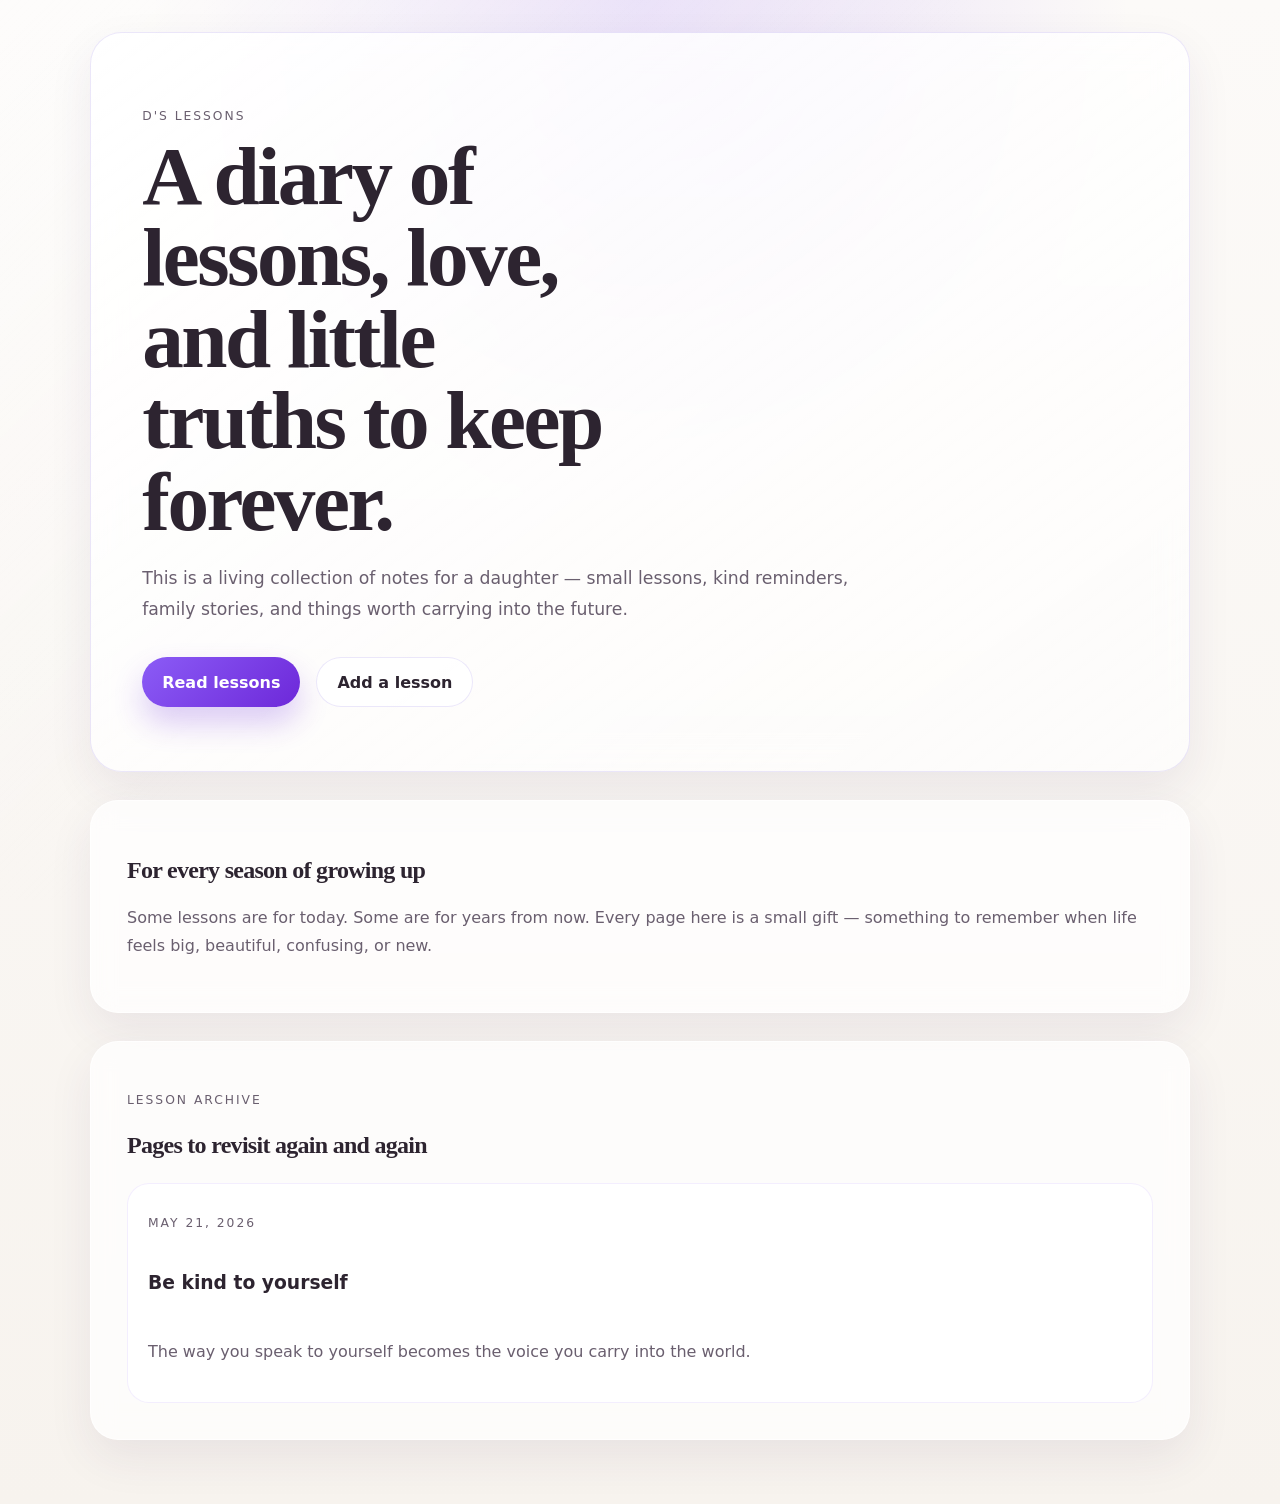
<file: index.html>
<!DOCTYPE html>
<html lang="en">
  <head>
    <meta charset="UTF-8" />
    <meta name="viewport" content="width=device-width, initial-scale=1.0" />
    <title>D's Lessons</title>
    <meta
      name="description"
      content="A growing collection of lessons, letters, and memories for a daughter."
    />
    <link rel="stylesheet" href="styles.css" />
  </head>
  <body>
    <div class="site-shell">
      <header class="hero">
        <p class="eyebrow">D's Lessons</p>
        <h1>A diary of lessons, love, and little truths to keep forever.</h1>
        <p class="hero-copy">
          This is a living collection of notes for a daughter — small lessons,
          kind reminders, family stories, and things worth carrying into the
          future.
        </p>
        <nav class="hero-actions">
          <a class="button button-primary" href="#lessons">Read lessons</a>
          <a class="button button-secondary" href="admin/">Add a lesson</a>
        </nav>
      </header>

      <main>
        <section class="intro-card">
          <h2>For every season of growing up</h2>
          <p>
            Some lessons are for today. Some are for years from now. Every page
            here is a small gift — something to remember when life feels big,
            beautiful, confusing, or new.
          </p>
        </section>

        <section class="lessons-section" id="lessons">
          <div class="section-heading">
            <p class="section-kicker">Lesson archive</p>
            <h2>Pages to revisit again and again</h2>
          </div>
          <div id="lesson-list" class="lesson-grid"></div>
        </section>
      </main>
    </div>

    <template id="lesson-card-template">
      <article class="lesson-card">
        <p class="lesson-meta"></p>
        <h3><a class="lesson-link" href="#"></a></h3>
        <p class="lesson-summary"></p>
      </article>
    </template>

    <script src="script.js"></script>
  </body>
</html>
</file>
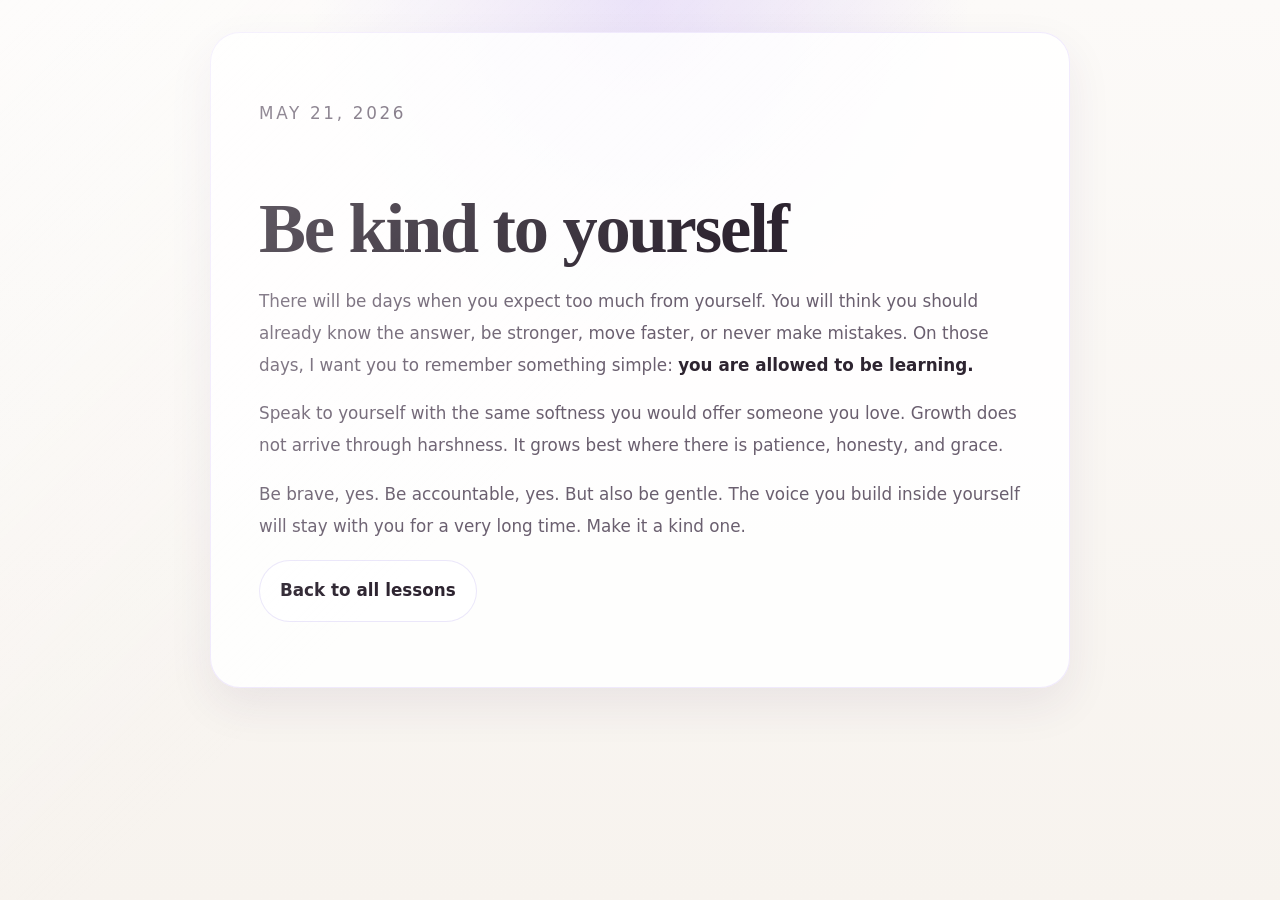
<file: lessons/be-kind-to-yourself.html>
<!DOCTYPE html>
<html lang="en">
  <head>
    <meta charset="UTF-8" />
    <meta name="viewport" content="width=device-width, initial-scale=1.0" />
    <title>Be kind to yourself — D's Lessons</title>
    <meta
      name="description"
      content="The way you speak to yourself becomes the voice you carry into the world."
    />
    <link rel="stylesheet" href="../styles.css" />
    <style>
      .lesson-page {
        width: min(860px, calc(100% - 2rem));
        margin: 0 auto;
        padding: 32px 0 72px;
      }

      .lesson-article {
        background: rgba(255,255,255,0.86);
        border: 1px solid rgba(139, 92, 246, 0.12);
        box-shadow: var(--shadow);
        border-radius: 30px;
        padding: clamp(1.5rem, 4vw, 3rem);
      }

      .lesson-article h1 {
        font-family: Georgia, "Times New Roman", serif;
        font-size: clamp(2.3rem, 6vw, 4.4rem);
        margin-bottom: 0.5rem;
        letter-spacing: -0.03em;
      }

      .lesson-article p {
        line-height: 1.9;
        color: var(--muted);
        font-size: 1.05rem;
      }

      .lesson-article strong {
        color: var(--text);
      }
    </style>
  </head>
  <body>
    <main class="lesson-page">
      <article class="lesson-article">
        <p class="eyebrow">May 21, 2026</p>
        <h1>Be kind to yourself</h1>
        <p>
          There will be days when you expect too much from yourself. You will
          think you should already know the answer, be stronger, move faster, or
          never make mistakes. On those days, I want you to remember something
          simple: <strong>you are allowed to be learning.</strong>
        </p>
        <p>
          Speak to yourself with the same softness you would offer someone you
          love. Growth does not arrive through harshness. It grows best where
          there is patience, honesty, and grace.
        </p>
        <p>
          Be brave, yes. Be accountable, yes. But also be gentle. The voice you
          build inside yourself will stay with you for a very long time. Make it
          a kind one.
        </p>
        <p>
          <a class="button button-secondary" href="../index.html#lessons">Back to all lessons</a>
        </p>
      </article>
    </main>
  </body>
</html>
</file>
<file: styles.css>
:root {
  --bg: #f7f3ee;
  --card: rgba(255, 255, 255, 0.72);
  --card-strong: rgba(255, 255, 255, 0.9);
  --text: #2d2430;
  --muted: #6a5f6f;
  --accent: #8b5cf6;
  --accent-soft: #ede9fe;
  --border: rgba(93, 63, 211, 0.12);
  --shadow: 0 18px 45px rgba(61, 41, 84, 0.08);
}

* {
  box-sizing: border-box;
}

html {
  scroll-behavior: smooth;
}

body {
  margin: 0;
  font-family: Inter, ui-sans-serif, system-ui, -apple-system, BlinkMacSystemFont, "Segoe UI", sans-serif;
  color: var(--text);
  background:
    radial-gradient(circle at top, rgba(139, 92, 246, 0.18), transparent 30%),
    linear-gradient(180deg, #fcfaf8 0%, var(--bg) 100%);
  min-height: 100vh;
}

body::before {
  content: "";
  position: fixed;
  inset: 0;
  pointer-events: none;
  background: linear-gradient(135deg, rgba(255,255,255,0.45), transparent 45%);
}

.site-shell {
  width: min(1100px, calc(100% - 2rem));
  margin: 0 auto;
  padding: 32px 0 64px;
}

.hero {
  padding: 64px clamp(1.5rem, 4vw, 4rem);
  border-radius: 32px;
  background: linear-gradient(145deg, rgba(255,255,255,0.9), rgba(255,255,255,0.62));
  border: 1px solid var(--border);
  box-shadow: var(--shadow);
  backdrop-filter: blur(16px);
}

.eyebrow,
.section-kicker,
.lesson-meta {
  text-transform: uppercase;
  letter-spacing: 0.16em;
  font-size: 0.77rem;
  color: var(--muted);
}

.hero h1,
.section-heading h2,
.intro-card h2 {
  font-family: Georgia, "Times New Roman", serif;
  letter-spacing: -0.03em;
}

.hero h1 {
  font-size: clamp(2.5rem, 7vw, 5.2rem);
  line-height: 0.98;
  margin: 0.5rem 0 1.25rem;
  max-width: 12ch;
}

.hero-copy {
  max-width: 720px;
  font-size: 1.08rem;
  line-height: 1.8;
  color: var(--muted);
}

.hero-actions {
  display: flex;
  gap: 1rem;
  flex-wrap: wrap;
  margin-top: 2rem;
}

.button {
  display: inline-flex;
  align-items: center;
  justify-content: center;
  min-height: 48px;
  padding: 0.9rem 1.25rem;
  border-radius: 999px;
  text-decoration: none;
  font-weight: 600;
  transition: transform 180ms ease, box-shadow 180ms ease, background 180ms ease;
}

.button:hover {
  transform: translateY(-1px);
}

.button-primary {
  color: white;
  background: linear-gradient(135deg, #8b5cf6, #6d28d9);
  box-shadow: 0 16px 30px rgba(109, 40, 217, 0.24);
}

.button-secondary {
  color: var(--text);
  background: var(--card-strong);
  border: 1px solid var(--border);
}

.intro-card,
.lessons-section {
  margin-top: 28px;
  padding: clamp(1.5rem, 3vw, 2.25rem);
  border-radius: 28px;
  background: var(--card);
  border: 1px solid rgba(255, 255, 255, 0.7);
  box-shadow: var(--shadow);
  backdrop-filter: blur(12px);
}

.intro-card p,
.section-heading p,
.lesson-summary {
  color: var(--muted);
  line-height: 1.75;
}

.lesson-grid {
  display: grid;
  grid-template-columns: repeat(auto-fit, minmax(240px, 1fr));
  gap: 1rem;
  margin-top: 1.5rem;
}

.lesson-card {
  padding: 1.25rem;
  border-radius: 22px;
  background: rgba(255, 255, 255, 0.84);
  border: 1px solid rgba(139, 92, 246, 0.1);
  min-height: 220px;
  display: flex;
  flex-direction: column;
  justify-content: space-between;
}

.lesson-link {
  color: var(--text);
  text-decoration: none;
}

.lesson-link:hover {
  color: #6d28d9;
}

.empty-state {
  padding: 2rem;
  border-radius: 20px;
  background: rgba(255,255,255,0.82);
  color: var(--muted);
  border: 1px dashed rgba(139, 92, 246, 0.28);
}

@media (max-width: 640px) {
  .site-shell {
    width: min(100% - 1rem, 1100px);
    padding-top: 16px;
  }

  .hero {
    border-radius: 24px;
    padding: 32px 20px;
  }

  .intro-card,
  .lessons-section {
    border-radius: 22px;
  }
}
</file>
